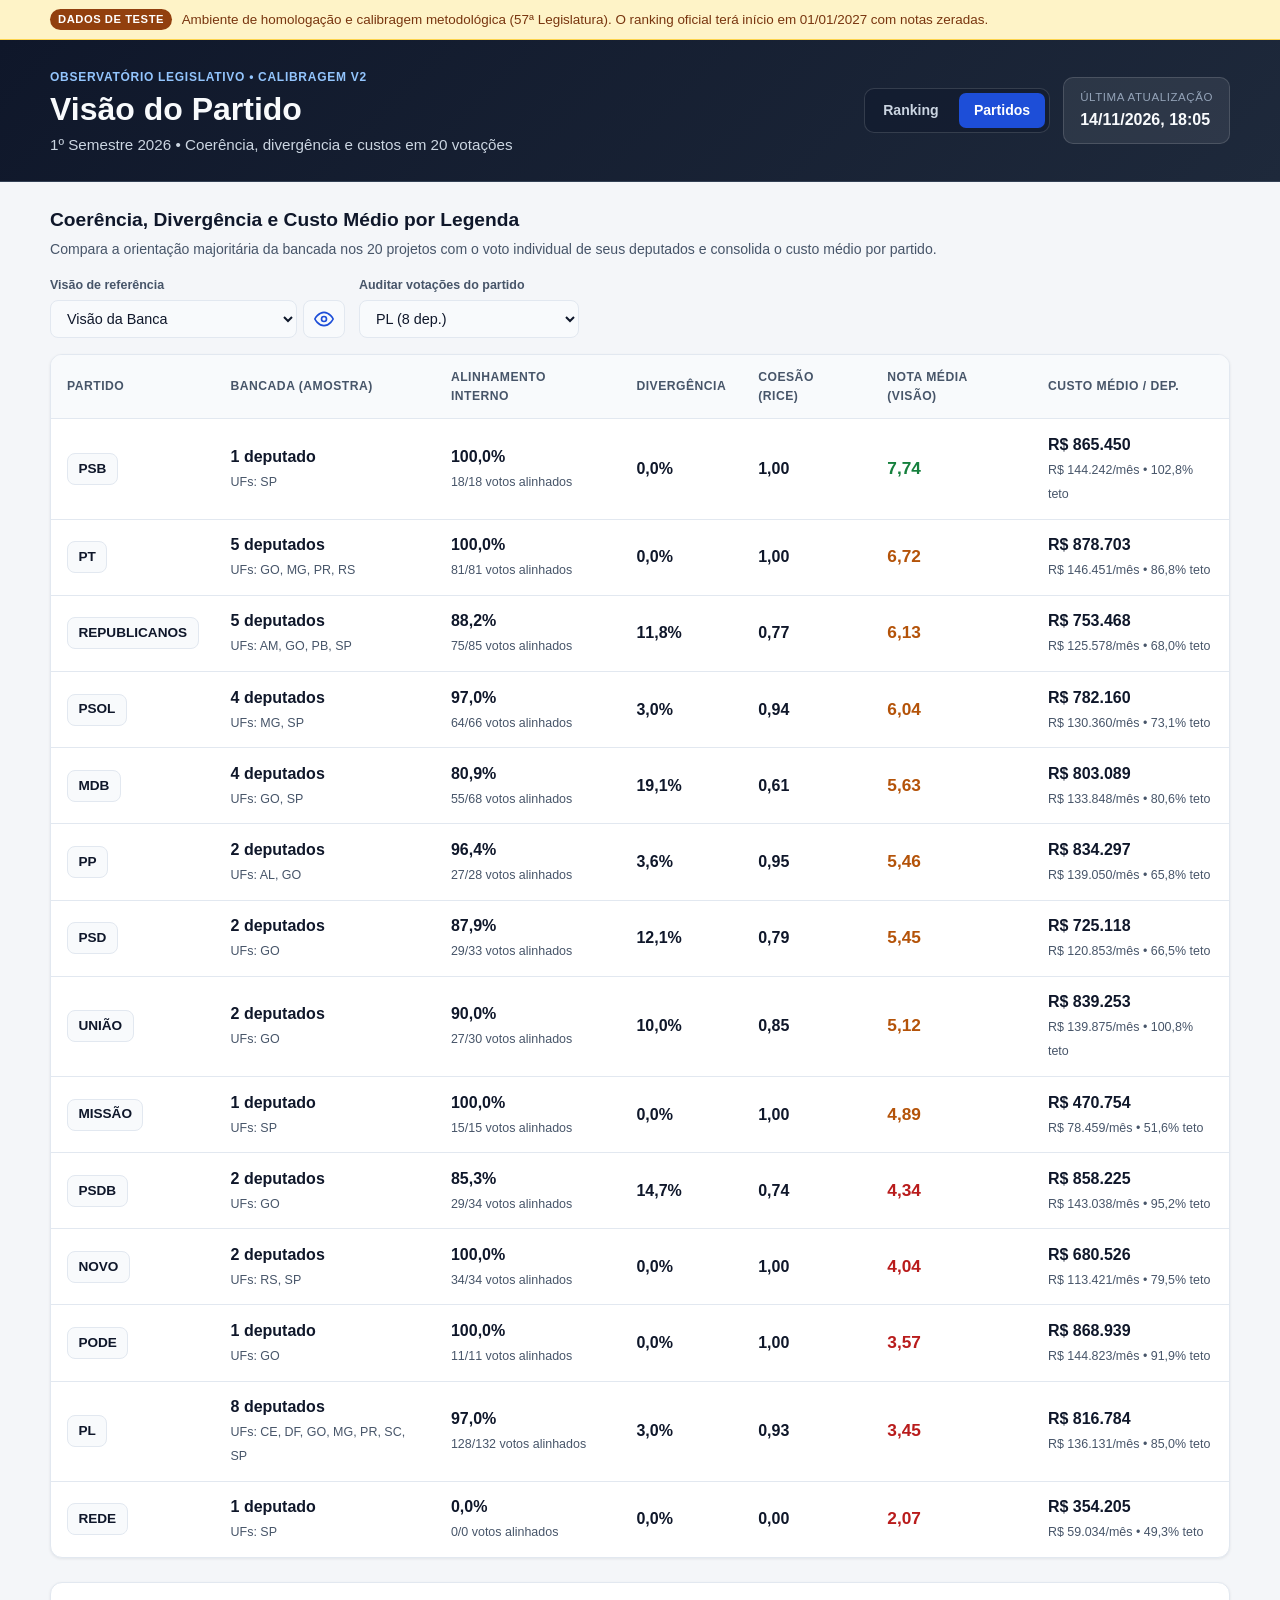
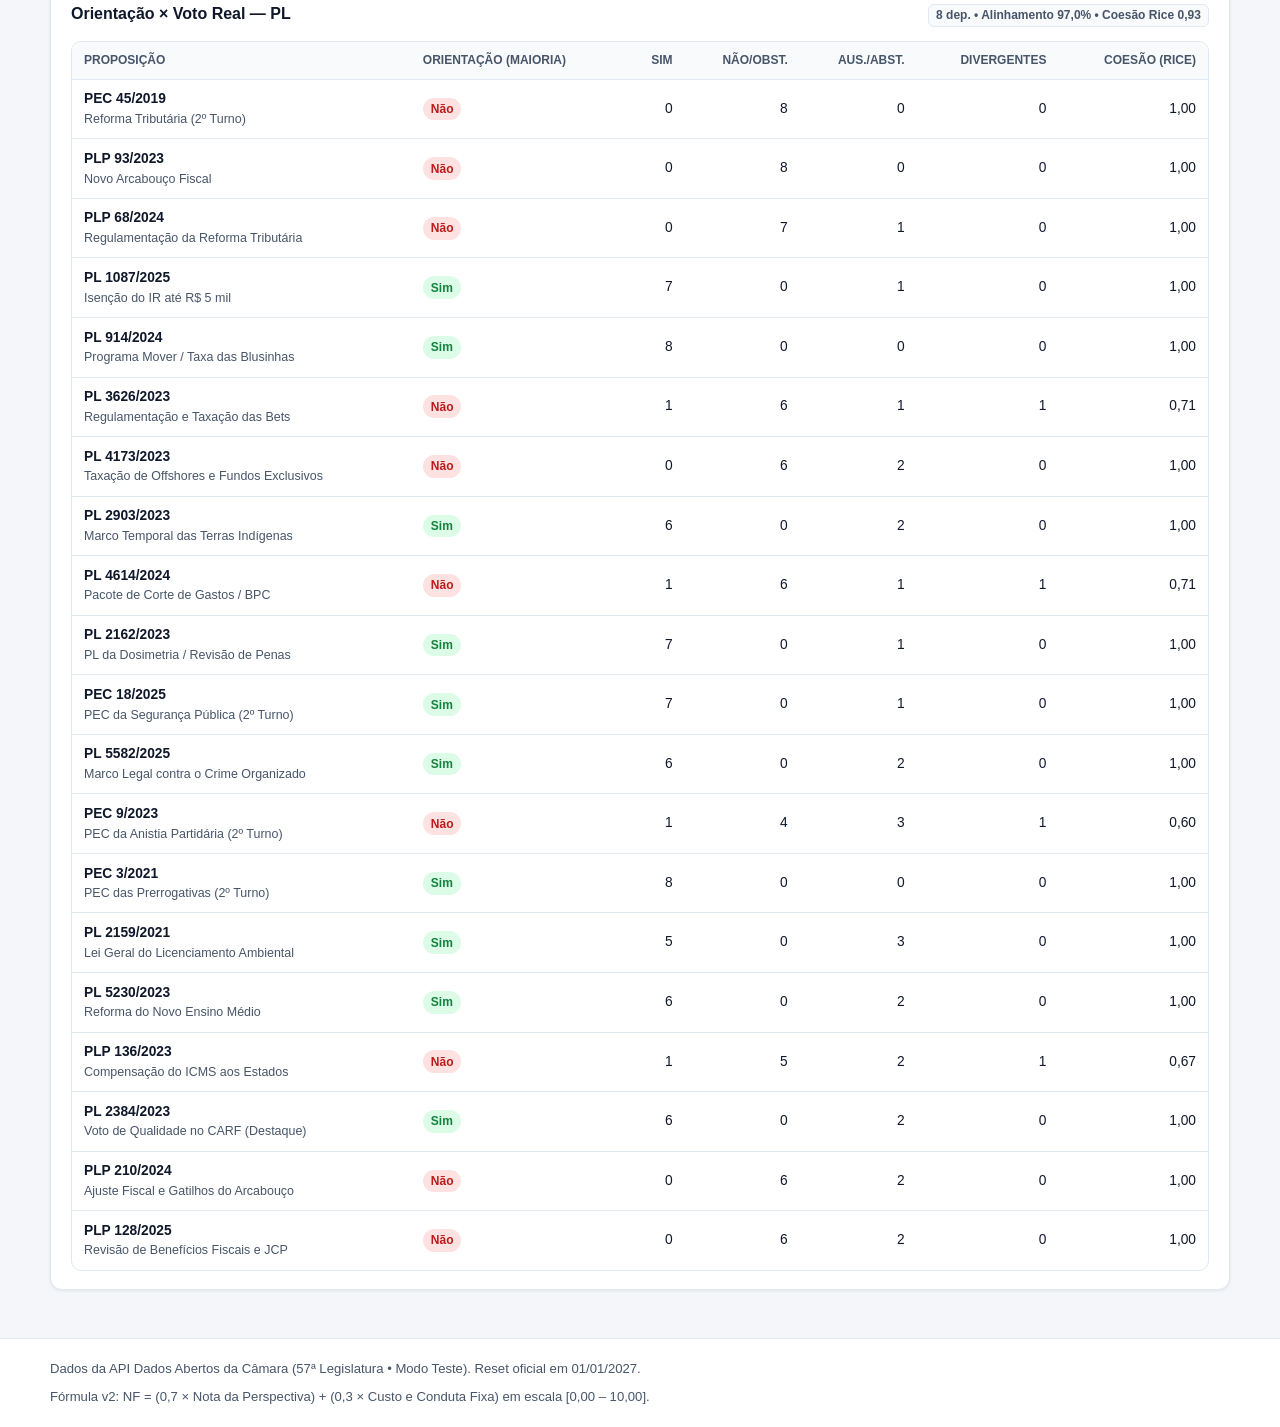
<file: public/partidos.html>
<!DOCTYPE html>
<html lang="pt-BR">
<head>
  <meta charset="UTF-8" />
  <meta name="viewport" content="width=device-width, initial-scale=1.0" />
  <meta name="description" content="Visão do Partido — Coerência interna, divergência nas votações e custo médio por legenda (Ambiente de Teste — 57ª Legislatura)." />
  <meta name="theme-color" content="#0f172a" />
  <title>Partidos — Ranking Parlamentar (Modo Teste)</title>
  <link rel="icon" href="data:image/svg+xml,%3Csvg xmlns='http://www.w3.org/2000/svg' viewBox='0 0 32 32'%3E%3Crect width='32' height='32' rx='8' fill='%230f172a'/%3E%3Cpath d='M8 22V14h4v8H8zm6 0V9h4v13h-4zm6 0v-6h4v6h-4z' fill='%2393c5fd'/%3E%3C/svg%3E" />
  <link rel="stylesheet" href="style.css" />
</head>
<body>
  <a class="skip-link" href="#conteudo-principal">Pular para o conteúdo</a>

  <div class="test-mode-banner" id="test-mode-banner" role="region" aria-label="Aviso de ambiente de teste">
    <div class="container test-banner-inner">
      <span class="test-pill">DADOS DE TESTE</span>
      <p id="aviso-legal-texto">
        Ambiente de homologação e calibragem metodológica (40 deputados e 20 leis da 57ª Legislatura). O ranking oficial inicia em <strong>01/01/2027</strong> com notas zeradas.
      </p>
    </div>
  </div>

  <header class="site-header" id="site-header">
    <div class="container header-content">
      <div>
        <span class="eyebrow">Observatório Legislativo • Calibragem v2</span>
        <h1>Visão do Partido</h1>
        <p class="subtitle" id="periodo-referencia">Coerência interna, divergência nas votações e custo médio por legenda</p>
      </div>
      <div class="header-actions">
        <nav class="top-nav" aria-label="Navegação principal">
          <a href="index.html" class="top-nav-link">Ranking</a>
          <a href="partidos.html" class="top-nav-link" aria-current="page">Partidos</a>
        </nav>
        <div class="meta-badge">
          <span class="meta-label">Última atualização</span>
          <strong id="atualizado-em">—</strong>
        </div>
      </div>
    </div>
  </header>

  <main id="conteudo-principal" class="container" style="margin-top: 1.5rem; margin-bottom: 3rem;">
    <section class="panel-intro" aria-label="Controles da visão partidária">
      <div>
        <h2>Coerência, Divergência e Custo Médio por Legenda</h2>
        <p class="panel-sub">
          Compara a orientação majoritária da bancada nos 20 projetos com o voto individual de seus deputados e consolida o custo médio por partido.
        </p>
      </div>
      <div class="header-actions">
        <div class="control-group party-detail-select">
          <label for="seletor-perspectiva">Visão de referência</label>
          <div class="select-with-eye">
            <select id="seletor-perspectiva" name="perspectiva"></select>
            <button
              type="button"
              id="btn-criterios-visao"
              class="btn-eye"
              aria-label="Ver critérios da nota e votos esperados da visão selecionada"
              title="Ver critérios e votos esperados"
            >
              <svg width="20" height="20" viewBox="0 0 24 24" fill="none" stroke="currentColor" stroke-width="2" stroke-linecap="round" stroke-linejoin="round" aria-hidden="true">
                <path d="M1 12s4-8 11-8 11 8 11 8-4 8-11 8-11-8-11-8z"></path>
                <circle cx="12" cy="12" r="3"></circle>
              </svg>
            </button>
          </div>
        </div>
        <div class="control-group party-detail-select">
          <label for="seletor-partido-detalhe">Auditar votações do partido</label>
          <select id="seletor-partido-detalhe" name="partido_detalhe"></select>
        </div>
      </div>
    </section>

    <div id="estado-mensagem" class="status-banner" role="status" aria-live="polite" hidden></div>

    <div class="table-wrapper">
      <table class="ranking-table parties-table">
        <thead>
          <tr>
            <th>Partido</th>
            <th>Bancada (Amostra)</th>
            <th>Alinhamento Interno</th>
            <th>Divergência</th>
            <th>Coesão (Rice)</th>
            <th>Nota Média (Visão)</th>
            <th>Custo Médio / Dep.</th>
          </tr>
        </thead>
        <tbody id="partidos-tbody"></tbody>
      </table>
    </div>

    <section class="party-votes-card" aria-label="Detalhamento de votações do partido selecionado">
      <div class="party-votes-head">
        <h3 id="titulo-partido-detalhe">Orientação × Voto Real por Projeto</h3>
        <span class="badge-party" id="meta-partido-detalhe">Selecione um partido</span>
      </div>
      <div class="audit-table-wrapper">
        <table class="audit-table">
          <thead>
            <tr>
              <th>Proposição</th>
              <th>Orientação (Maioria)</th>
              <th class="num">Sim</th>
              <th class="num">Não/Obst.</th>
              <th class="num">Aus./Abst.</th>
              <th class="num">Divergentes</th>
              <th class="num">Coesão (Rice)</th>
            </tr>
          </thead>
          <tbody id="partido-projetos-tbody"></tbody>
        </table>
      </div>
    </section>
  </main>

  <footer class="site-footer" id="site-footer">
    <div class="container footer-content">
      <p>Dados da API Dados Abertos da Câmara (57ª Legislatura • Modo Teste). Reset oficial em 01/01/2027.</p>
      <p>Fórmula v2: NF = (0,7 × Nota da Perspectiva) + (0,3 × Custo e Conduta Fixa) em escala [0,00 – 10,00].</p>
    </div>
  </footer>

  <!-- MODAL CRITÉRIOS DA VISÃO (BOTÃO DE OLHO) -->
  <div id="modal-criterios-backdrop" class="modal-backdrop" hidden>
    <div
      id="modal-criterios"
      class="modal-dialog"
      role="dialog"
      aria-modal="true"
      aria-labelledby="modal-criterios-titulo"
    >
      <header class="modal-header">
        <div>
          <span class="eyebrow" style="color: var(--primary); margin-bottom: 0.15rem;">Critérios da Nota</span>
          <h2 id="modal-criterios-titulo" style="margin: 0; font-size: 1.25rem;">Visão da Banca</h2>
        </div>
        <button type="button" id="modal-criterios-fechar" class="btn-close" aria-label="Fechar critérios da visão">&times;</button>
      </header>

      <div class="modal-body">
        <div class="criterios-summary-box">
          <p id="modal-criterios-resumo">—</p>
          <span class="criterios-formula" id="modal-criterios-formula">Fórmula: 70% alinhamento nas votações (Np) + 30% Custo &amp; Conduta (Ncc)</span>
        </div>

        <section class="modal-section" id="modal-criterios-tabela-wrap">
          <h3>Votos Esperados e Pesos por Proposição</h3>
          <div class="audit-table-wrapper">
            <table class="audit-table">
              <thead>
                <tr>
                  <th>Proposição</th>
                  <th class="num">Peso (RP)</th>
                  <th>Voto Esperado</th>
                  <th>Critério</th>
                </tr>
              </thead>
              <tbody id="modal-criterios-tbody"></tbody>
            </table>
          </div>
        </section>
      </div>
    </div>
  </div>

  <script src="partidos.js" defer></script>
</body>
</html>
</file>
<file: public/style.css>
:root {
  --bg: #f4f6f9;
  --surface: #ffffff;
  --surface-muted: #f8fafc;
  --text: #0f172a;
  --text-muted: #475569;
  --border: #e2e8f0;
  --primary: #1d4ed8;
  --primary-soft: #eff6ff;
  --green: #15803d;
  --green-bg: #dcfce7;
  --amber: #b45309;
  --amber-bg: #fef3c7;
  --red: #b91c1c;
  --red-bg: #fee2e2;
  --shadow: 0 1px 3px rgba(15, 23, 42, 0.08);
  --shadow-lg: 0 20px 40px rgba(15, 23, 42, 0.18);
  --radius: 12px;
}

*,
*::before,
*::after {
  box-sizing: border-box;
}

body {
  margin: 0;
  font-family: -apple-system, BlinkMacSystemFont, "Segoe UI", Roboto, Inter, Helvetica, Arial, sans-serif;
  background-color: var(--bg);
  color: var(--text);
  line-height: 1.5;
  -webkit-font-smoothing: antialiased;
}

.container {
  width: min(1180px, 100% - 2rem);
  margin: 0 auto;
}

.skip-link {
  position: absolute;
  left: -9999px;
  top: 0.75rem;
  z-index: 2000;
  background: var(--primary);
  color: #ffffff;
  padding: 0.6rem 1rem;
  border-radius: 8px;
  font-weight: 600;
  text-decoration: none;
}

.skip-link:focus-visible {
  left: 1rem;
  outline: 2px solid #ffffff;
  outline-offset: 2px;
}

/* Banner de Modo Teste */
.test-mode-banner {
  background: #fef3c7;
  color: #78350f;
  border-bottom: 1px solid #fcd34d;
  padding: 0.55rem 0;
  font-size: 0.84rem;
}

.test-banner-inner {
  display: flex;
  flex-wrap: wrap;
  align-items: center;
  gap: 0.6rem;
}

.test-banner-inner p {
  margin: 0;
}

.test-pill {
  display: inline-block;
  background: #92400e;
  color: #ffffff;
  font-size: 0.7rem;
  font-weight: 700;
  letter-spacing: 0.05em;
  padding: 0.15rem 0.5rem;
  border-radius: 999px;
  flex-shrink: 0;
}

.site-header {
  background: linear-gradient(135deg, #0f172a 0%, #1e293b 100%);
  color: #f8fafc;
  padding: 1.5rem 0;
  border-bottom: 1px solid #334155;
}

.header-content {
  display: flex;
  flex-wrap: wrap;
  justify-content: space-between;
  align-items: center;
  gap: 1rem;
}

.eyebrow {
  display: inline-block;
  font-size: 0.75rem;
  font-weight: 600;
  letter-spacing: 0.06em;
  text-transform: uppercase;
  color: #93c5fd;
  margin-bottom: 0.25rem;
}

.site-header h1 {
  margin: 0;
  font-size: clamp(1.5rem, 2.5vw, 2rem);
  line-height: 1.2;
  text-wrap: balance;
}

.subtitle {
  margin: 0.35rem 0 0;
  color: #cbd5e1;
  font-size: 0.95rem;
}

.meta-badge {
  background: rgba(255, 255, 255, 0.08);
  border: 1px solid rgba(255, 255, 255, 0.14);
  border-radius: 10px;
  padding: 0.65rem 1rem;
  display: flex;
  flex-direction: column;
  gap: 0.15rem;
}

.meta-label {
  font-size: 0.72rem;
  text-transform: uppercase;
  letter-spacing: 0.05em;
  color: #94a3b8;
}

.header-actions {
  display: flex;
  flex-wrap: wrap;
  align-items: center;
  gap: 0.85rem;
}

.top-nav {
  display: inline-flex;
  align-items: center;
  gap: 0.4rem;
  background: rgba(15, 23, 42, 0.45);
  border: 1px solid rgba(255, 255, 255, 0.14);
  border-radius: 10px;
  padding: 0.25rem;
}

.top-nav-link {
  text-decoration: none;
  color: #cbd5e1;
  font-size: 0.88rem;
  font-weight: 600;
  padding: 0.45rem 0.9rem;
  border-radius: 7px;
  touch-action: manipulation;
  transition: background-color 0.14s ease, color 0.14s ease;
}

.top-nav-link:hover {
  background: rgba(255, 255, 255, 0.1);
  color: #ffffff;
}

.top-nav-link[aria-current="page"] {
  background: var(--primary);
  color: #ffffff;
}

.top-nav-link:focus-visible {
  outline: 2px solid #93c5fd;
  outline-offset: 2px;
}

.select-with-eye {
  display: flex;
  align-items: stretch;
  gap: 0.4rem;
}

.select-with-eye select {
  flex: 1;
  min-width: 0;
}

.btn-eye {
  width: 42px;
  min-width: 42px;
  display: inline-flex;
  align-items: center;
  justify-content: center;
  border: 1px solid var(--border);
  border-radius: 8px;
  background: var(--surface-muted);
  color: var(--primary);
  cursor: pointer;
  touch-action: manipulation;
  transition: background-color 0.14s ease, border-color 0.14s ease;
}

.btn-eye:hover {
  background: var(--primary-soft);
  border-color: #93c5fd;
}

.btn-eye:focus-visible {
  outline: 2px solid var(--primary);
  outline-offset: 2px;
}

.criterios-summary-box {
  background: var(--surface-muted);
  border: 1px solid var(--border);
  border-radius: 10px;
  padding: 0.9rem 1rem;
  display: flex;
  flex-direction: column;
  gap: 0.4rem;
}

.criterios-summary-box p {
  margin: 0;
  font-size: 0.9rem;
  color: var(--text);
}

.criterios-formula {
  font-size: 0.8rem;
  font-weight: 600;
  color: var(--primary);
}

/* Seletor de Perspectiva */
.perspective-bar {
  background: var(--surface);
  border: 1px solid var(--border);
  border-left: 4px solid var(--primary);
  border-radius: var(--radius);
  box-shadow: var(--shadow);
  padding: 1rem 1.25rem;
  margin-top: 1.25rem;
  display: flex;
  flex-wrap: wrap;
  align-items: center;
  justify-content: space-between;
  gap: 0.85rem 1.25rem;
}

.perspective-select-wrap {
  display: flex;
  flex-direction: column;
  gap: 0.3rem;
  min-width: 240px;
}

.perspective-select-wrap label {
  font-size: 0.75rem;
  font-weight: 700;
  text-transform: uppercase;
  letter-spacing: 0.04em;
  color: var(--primary);
}

.perspective-select-wrap select {
  padding: 0.5rem 0.75rem;
  border: 1px solid #bfdbfe;
  border-radius: 8px;
  font: inherit;
  font-size: 0.94rem;
  font-weight: 600;
  color: var(--text);
  background: var(--primary-soft);
  touch-action: manipulation;
}

.perspective-select-wrap select:focus-visible {
  outline: 2px solid var(--primary);
  outline-offset: 2px;
}

.perspective-desc {
  margin: 0;
  flex: 1 1 280px;
  font-size: 0.88rem;
  color: var(--text-muted);
}

.formula-badges {
  display: flex;
  flex-wrap: wrap;
  gap: 0.5rem;
}

.formula-pill {
  font-size: 0.78rem;
  color: var(--text-muted);
  background: var(--surface-muted);
  border: 1px solid var(--border);
  border-radius: 999px;
  padding: 0.25rem 0.65rem;
  font-variant-numeric: tabular-nums;
}

/* Cards de resumo */
.summary-grid {
  display: grid;
  grid-template-columns: repeat(3, minmax(0, 1fr));
  gap: 1rem;
  margin: 1.25rem 0;
}

.summary-card {
  background: var(--surface);
  border: 1px solid var(--border);
  border-radius: var(--radius);
  padding: 1.1rem 1.25rem;
  box-shadow: var(--shadow);
  display: flex;
  flex-direction: column;
  gap: 0.25rem;
}

.card-label {
  font-size: 0.8rem;
  font-weight: 600;
  color: var(--text-muted);
  text-transform: uppercase;
  letter-spacing: 0.04em;
}

.card-value {
  font-size: 1.65rem;
  font-variant-numeric: tabular-nums;
  color: var(--text);
}

.card-hint {
  font-size: 0.82rem;
  color: var(--text-muted);
}

/* Abas de Visão */
.view-tabs {
  display: flex;
  flex-wrap: wrap;
  gap: 0.5rem;
  margin-bottom: 1rem;
  border-bottom: 1px solid var(--border);
  padding-bottom: 0.6rem;
}

.tab-btn {
  border: 1px solid var(--border);
  background: var(--surface);
  color: var(--text-muted);
  font: inherit;
  font-size: 0.9rem;
  font-weight: 600;
  padding: 0.55rem 1rem;
  border-radius: 9px;
  cursor: pointer;
  touch-action: manipulation;
  transition: background-color 0.14s ease, color 0.14s ease, border-color 0.14s ease;
}

.tab-btn:hover {
  background: var(--surface-muted);
  color: var(--text);
}

.tab-btn[aria-selected="true"] {
  background: var(--primary);
  color: #ffffff;
  border-color: var(--primary);
}

.tab-btn:focus-visible {
  outline: 2px solid var(--primary);
  outline-offset: 2px;
}

.tab-panel {
  margin-bottom: 3rem;
}

.tab-panel[hidden] {
  display: none;
}

/* Barra de Filtros */
.controls-bar {
  background: var(--surface);
  border: 1px solid var(--border);
  border-radius: var(--radius);
  padding: 1rem 1.25rem;
  box-shadow: var(--shadow);
  display: grid;
  grid-template-columns: 1.6fr 0.9fr 0.7fr 1.2fr 1.2fr;
  gap: 0.85rem;
  margin-bottom: 1rem;
}

.control-group {
  display: flex;
  flex-direction: column;
  gap: 0.35rem;
}

.control-group label {
  font-size: 0.78rem;
  font-weight: 600;
  color: var(--text-muted);
}

.control-group input,
.control-group select {
  width: 100%;
  padding: 0.55rem 0.75rem;
  border: 1px solid var(--border);
  border-radius: 8px;
  font: inherit;
  font-size: 0.9rem;
  color: var(--text);
  background: var(--surface-muted);
  touch-action: manipulation;
}

.control-group input:focus-visible,
.control-group select:focus-visible {
  outline: 2px solid var(--primary);
  outline-offset: 1px;
  background: var(--surface);
}

.results-bar {
  display: flex;
  flex-wrap: wrap;
  justify-content: space-between;
  align-items: center;
  gap: 0.75rem;
  margin-bottom: 0.75rem;
}

.results-count {
  font-size: 0.85rem;
  font-weight: 600;
  color: var(--text-muted);
  font-variant-numeric: tabular-nums;
}

.btn-clear {
  border: 1px solid var(--border);
  background: var(--surface);
  color: var(--primary);
  font: inherit;
  font-size: 0.82rem;
  font-weight: 600;
  padding: 0.4rem 0.75rem;
  border-radius: 8px;
  cursor: pointer;
  touch-action: manipulation;
}

.btn-clear:hover {
  background: var(--primary-soft);
}

.btn-clear:focus-visible {
  outline: 2px solid var(--primary);
  outline-offset: 2px;
}

.status-banner {
  background: var(--amber-bg);
  color: #78350f;
  border: 1px solid #fcd34d;
  border-radius: var(--radius);
  padding: 1rem 1.25rem;
  margin-bottom: 1rem;
  font-size: 0.92rem;
}

/* Tabelas */
.table-wrapper {
  background: var(--surface);
  border: 1px solid var(--border);
  border-radius: var(--radius);
  box-shadow: var(--shadow);
  overflow-x: auto;
}

.ranking-table {
  width: 100%;
  border-collapse: collapse;
  text-align: left;
}

.ranking-table thead th {
  background: var(--surface-muted);
  color: var(--text-muted);
  font-size: 0.76rem;
  font-weight: 700;
  text-transform: uppercase;
  letter-spacing: 0.04em;
  padding: 0.85rem 1rem;
  border-bottom: 1px solid var(--border);
}

.ranking-table tbody tr {
  border-bottom: 1px solid var(--border);
  transition: background-color 0.14s ease;
}

.ranking-table tbody tr[data-id] {
  cursor: pointer;
  touch-action: manipulation;
}

.ranking-table tbody tr:last-child {
  border-bottom: none;
}

.ranking-table tbody tr[data-id]:hover,
.ranking-table tbody tr[data-id]:focus-visible {
  background: var(--primary-soft);
}

.ranking-table tbody tr[data-id]:focus-visible {
  outline: 2px solid var(--primary);
  outline-offset: -2px;
}

.ranking-table td {
  padding: 0.85rem 1rem;
  vertical-align: middle;
}

.pos-badge {
  display: inline-flex;
  align-items: center;
  justify-content: center;
  min-width: 2.4rem;
  padding: 0.25rem 0.55rem;
  border-radius: 999px;
  font-weight: 700;
  font-size: 0.88rem;
  font-variant-numeric: tabular-nums;
  background: var(--surface-muted);
  color: var(--text-muted);
  border: 1px solid var(--border);
}

.pos-badge.top-1 {
  background: #fef08a;
  color: #854d0e;
  border-color: #facc15;
}

.pos-badge.top-2 {
  background: #e2e8f0;
  color: #334155;
  border-color: #cbd5e1;
}

.pos-badge.top-3 {
  background: #fed7aa;
  color: #9a3412;
  border-color: #fb923c;
}

.parlamentar-cell {
  display: flex;
  align-items: center;
  gap: 0.75rem;
}

.parlamentar-cell > div {
  min-width: 0;
}

.avatar {
  width: 44px;
  height: 44px;
  border-radius: 50%;
  object-fit: cover;
  background: #e2e8f0;
  border: 1px solid var(--border);
  flex-shrink: 0;
}

.avatar-lg {
  width: 64px;
  height: 64px;
}

.parlamentar-nome {
  font-weight: 600;
  color: var(--text);
  display: block;
}

.badge-party {
  display: inline-block;
  margin-top: 0.15rem;
  font-size: 0.75rem;
  font-weight: 600;
  color: var(--text-muted);
  background: var(--surface-muted);
  border: 1px solid var(--border);
  border-radius: 6px;
  padding: 0.1rem 0.45rem;
}

.nota-wrap {
  min-width: 130px;
}

.nota-valor {
  font-size: 1.08rem;
  font-weight: 700;
  font-variant-numeric: tabular-nums;
}

.nota-valor.faixa-alta { color: var(--green); }
.nota-valor.faixa-media { color: var(--amber); }
.nota-valor.faixa-baixa { color: var(--red); }

.progress-track {
  height: 7px;
  background: #e2e8f0;
  border-radius: 999px;
  overflow: hidden;
  margin-top: 0.35rem;
}

.progress-fill {
  height: 100%;
  border-radius: 999px;
}

.progress-fill.faixa-alta { background: var(--green); }
.progress-fill.faixa-media { background: #d97706; }
.progress-fill.faixa-baixa { background: var(--red); }

.cell-main {
  font-weight: 600;
  font-variant-numeric: tabular-nums;
  display: block;
}

.cell-sub {
  font-size: 0.78rem;
  color: var(--text-muted);
  font-variant-numeric: tabular-nums;
}

/* Painéis de Partido e Custos */
.panel-intro {
  display: flex;
  flex-wrap: wrap;
  justify-content: space-between;
  align-items: flex-end;
  gap: 1rem;
  margin-bottom: 1rem;
}

.panel-intro h2 {
  margin: 0;
  font-size: 1.2rem;
  text-wrap: balance;
}

.panel-sub {
  margin: 0.25rem 0 0;
  font-size: 0.88rem;
  color: var(--text-muted);
}

.party-detail-select {
  min-width: 220px;
}

.party-votes-card {
  margin-top: 1.5rem;
  background: var(--surface);
  border: 1px solid var(--border);
  border-radius: var(--radius);
  box-shadow: var(--shadow);
  padding: 1.15rem 1.25rem;
}

.party-votes-head {
  display: flex;
  flex-wrap: wrap;
  justify-content: space-between;
  align-items: center;
  gap: 0.5rem;
  margin-bottom: 0.85rem;
}

.party-votes-head h3 {
  margin: 0;
  font-size: 1rem;
}

.btn-party-row {
  border: 1px solid var(--border);
  background: var(--surface-muted);
  color: var(--text);
  font: inherit;
  font-weight: 700;
  font-size: 0.85rem;
  padding: 0.3rem 0.65rem;
  border-radius: 8px;
  cursor: pointer;
  touch-action: manipulation;
}

.btn-party-row:hover {
  background: var(--primary-soft);
  color: var(--primary);
  border-color: #bfdbfe;
}

.btn-party-row:focus-visible {
  outline: 2px solid var(--primary);
  outline-offset: 2px;
}

.costs-kpis {
  margin-top: 0.5rem;
}

/* Modal */
.modal-backdrop {
  position: fixed;
  inset: 0;
  background: rgba(15, 23, 42, 0.58);
  display: flex;
  align-items: center;
  justify-content: center;
  padding: 1rem;
  z-index: 1000;
}

.modal-backdrop[hidden] {
  display: none;
}

.modal-dialog {
  background: var(--surface);
  border-radius: 16px;
  width: min(860px, 100%);
  max-height: 90vh;
  display: flex;
  flex-direction: column;
  box-shadow: var(--shadow-lg);
  overflow: hidden;
  animation: modalIn 0.16s ease-out;
}

@keyframes modalIn {
  from {
    opacity: 0;
    transform: translateY(8px);
  }
  to {
    opacity: 1;
    transform: translateY(0);
  }
}

@media (prefers-reduced-motion: reduce) {
  .modal-dialog {
    animation: none;
  }
}

.modal-header {
  display: flex;
  justify-content: space-between;
  align-items: center;
  gap: 1rem;
  padding: 1.25rem 1.5rem;
  border-bottom: 1px solid var(--border);
  background: var(--surface-muted);
}

.modal-profile {
  display: flex;
  align-items: center;
  gap: 1rem;
}

.modal-title-row {
  display: flex;
  align-items: center;
  gap: 0.5rem;
}

.modal-title-row h2 {
  margin: 0;
  font-size: 1.25rem;
  text-wrap: balance;
}

.pos-pill {
  background: var(--primary);
  color: #ffffff;
  font-size: 0.8rem;
  font-weight: 700;
  padding: 0.15rem 0.55rem;
  border-radius: 999px;
}

.btn-close {
  border: 1px solid var(--border);
  background: var(--surface);
  color: var(--text);
  width: 44px;
  height: 44px;
  border-radius: 8px;
  font-size: 1.4rem;
  line-height: 1;
  cursor: pointer;
  touch-action: manipulation;
  flex-shrink: 0;
}

.btn-close:hover {
  background: #e2e8f0;
}

.btn-close:focus-visible {
  outline: 2px solid var(--primary);
  outline-offset: 2px;
}

.modal-body {
  padding: 1.25rem 1.5rem 1.5rem;
  overflow-y: auto;
  overscroll-behavior: contain;
  display: flex;
  flex-direction: column;
  gap: 1.5rem;
}

.modal-section h3 {
  margin: 0 0 0.75rem;
  font-size: 0.95rem;
  text-transform: uppercase;
  letter-spacing: 0.04em;
  color: var(--text-muted);
}

.blocks-grid {
  display: grid;
  grid-template-columns: repeat(4, minmax(0, 1fr));
  gap: 0.75rem;
}

.block-card {
  background: var(--surface-muted);
  border: 1px solid var(--border);
  border-radius: 10px;
  padding: 0.85rem;
  display: flex;
  flex-direction: column;
  gap: 0.25rem;
}

.block-title {
  font-size: 0.76rem;
  font-weight: 600;
  color: var(--text-muted);
}

.block-score {
  font-size: 1.25rem;
  font-variant-numeric: tabular-nums;
}

.block-a .block-score { color: var(--primary); }
.block-b .block-score { color: var(--green); }
.block-c .block-score { color: var(--amber); }
.block-final .block-score { color: var(--text); }

.block-sub {
  font-size: 0.74rem;
  color: var(--text-muted);
  font-variant-numeric: tabular-nums;
}

.mini-bar {
  height: 5px;
  background: #e2e8f0;
  border-radius: 999px;
  overflow: hidden;
  margin-top: 0.35rem;
}

.mini-bar span {
  display: block;
  height: 100%;
  border-radius: 999px;
}

.block-a .mini-bar span { background: var(--primary); }
.block-b .mini-bar span { background: var(--green); }
.block-c .mini-bar span { background: var(--amber); }

.audit-table-wrapper {
  border: 1px solid var(--border);
  border-radius: 10px;
  overflow-x: auto;
}

.audit-table {
  width: 100%;
  border-collapse: collapse;
  font-size: 0.86rem;
}

.audit-table th,
.audit-table td {
  padding: 0.6rem 0.75rem;
  border-bottom: 1px solid var(--border);
  text-align: left;
}

.audit-table thead th {
  background: var(--surface-muted);
  color: var(--text-muted);
  font-size: 0.75rem;
  text-transform: uppercase;
}

.audit-table tbody tr:last-child td {
  border-bottom: none;
}

.audit-table .num {
  text-align: right;
  font-variant-numeric: tabular-nums;
}

.voto-pill {
  display: inline-block;
  padding: 0.15rem 0.5rem;
  border-radius: 999px;
  font-size: 0.75rem;
  font-weight: 600;
}

.voto-sim { background: var(--green-bg); color: var(--green); }
.voto-nao { background: var(--red-bg); color: var(--red); }
.voto-neutro { background: #e2e8f0; color: #334155; }

.site-footer {
  border-top: 1px solid var(--border);
  background: var(--surface);
  padding: 1.25rem 0;
  color: var(--text-muted);
  font-size: 0.82rem;
}

.footer-content {
  display: flex;
  flex-wrap: wrap;
  justify-content: space-between;
  gap: 0.5rem 1.5rem;
}

.footer-content p {
  margin: 0;
}

@media (max-width: 980px) {
  .controls-bar {
    grid-template-columns: 1fr 1fr;
  }

  .blocks-grid {
    grid-template-columns: repeat(2, minmax(0, 1fr));
  }
}

@media (max-width: 640px) {
  .summary-grid,
  .controls-bar,
  .blocks-grid {
    grid-template-columns: 1fr;
  }

  .ranking-table thead {
    display: none;
  }

  .ranking-table tbody tr {
    display: grid;
    grid-template-columns: 1fr;
    gap: 0.45rem;
    padding: 0.9rem 1rem;
  }

  .ranking-table td {
    padding: 0;
    border: none;
  }

  .ranking-table td[data-label]::before {
    content: attr(data-label);
    display: block;
    font-size: 0.7rem;
    font-weight: 700;
    text-transform: uppercase;
    letter-spacing: 0.04em;
    color: var(--text-muted);
    margin-bottom: 0.15rem;
  }
}
</file>
